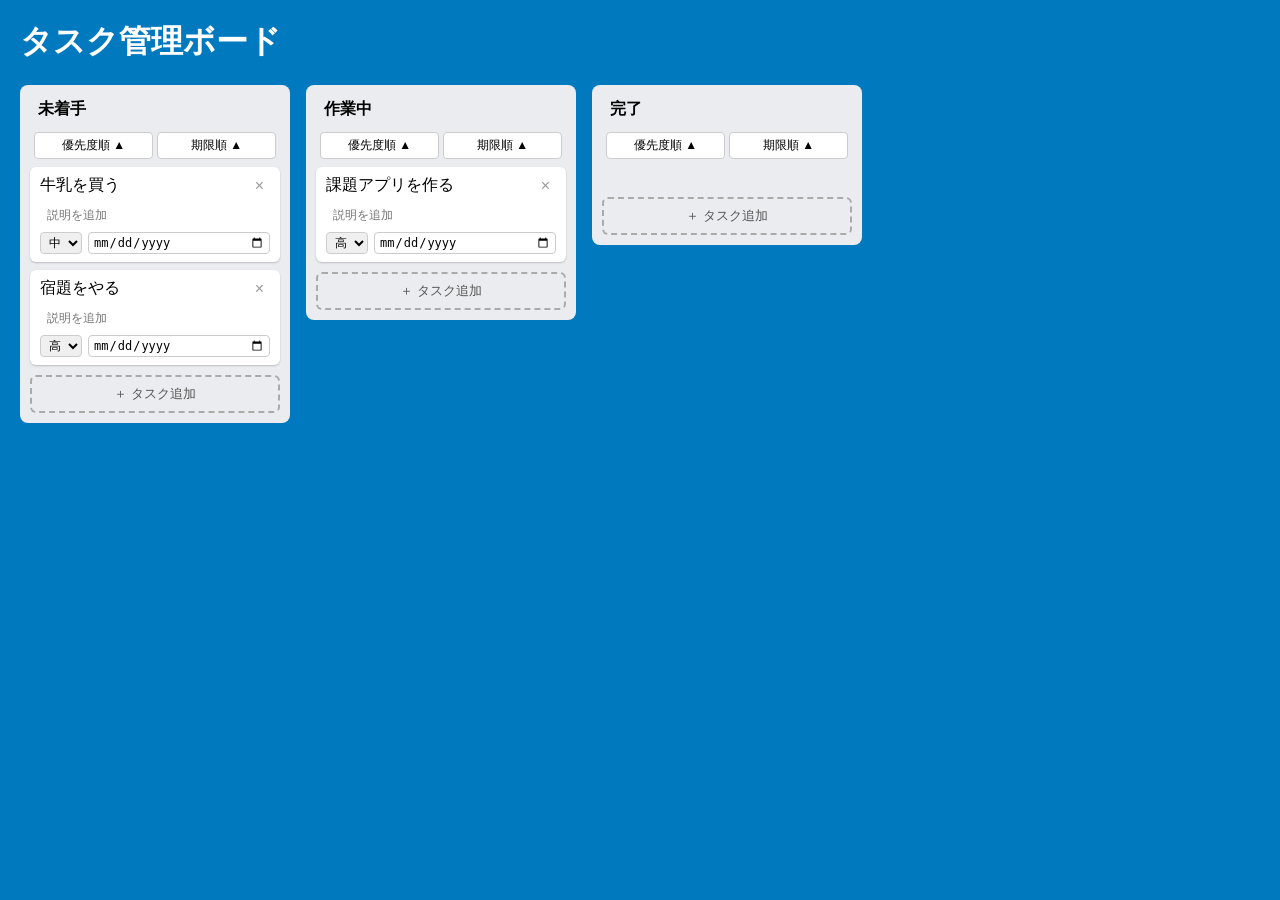
<file: index.html>
<!DOCTYPE html>
<html lang="ja">
<head>
  <meta charset="UTF-8">
  <title>タスク管理アプリ</title>
  <link rel="stylesheet" href="style.css">
</head>
<body>
  <h1>タスク管理ボード</h1>

  <div id="board">

    <!-- 列1: 未着手 -->
    <div class="list" data-list-id="todo">
      <h2>未着手</h2>
      <div class="sort-buttons">
        <button class="sort-btn" data-sort-key="priority">優先度順 ▲</button>
        <button class="sort-btn" data-sort-key="dueDate">期限順 ▲</button>
      </div>
      <div class="card-list"></div>
      <button class="add-card-btn">＋ タスク追加</button>
    </div>

    <!-- 列2: 作業中 -->
    <div class="list" data-list-id="doing">
      <h2>作業中</h2>
      <div class="sort-buttons">
        <button class="sort-btn" data-sort-key="priority">優先度順 ▲</button>
        <button class="sort-btn" data-sort-key="dueDate">期限順 ▲</button>
      </div>
      <div class="card-list"></div>
      <button class="add-card-btn">＋ タスク追加</button>
    </div>

    <!-- 列3: 完了 -->
    <div class="list" data-list-id="done">
      <h2>完了</h2>
      <div class="sort-buttons">
        <button class="sort-btn" data-sort-key="priority">優先度順 ▲</button>
        <button class="sort-btn" data-sort-key="dueDate">期限順 ▲</button>
      </div>
      <div class="card-list"></div>
      <button class="add-card-btn">＋ タスク追加</button>
    </div>

  </div>

  <!-- タスク作成モーダル（3列共通で1つだけ用意し、どの列から開いたかはJS側で覚えておく） -->
  <div id="modal-overlay" class="modal-overlay" hidden>
    <form id="task-form" class="modal" novalidate>
      <h2>タスクの作成</h2>

      <label>タイトル <span class="required">*</span>
        <input type="text" id="task-title" placeholder="タスクのタイトルを入力">
      </label>
      <p id="title-error" class="error" hidden>タイトルを入力してください</p>

      <label>説明文
        <textarea id="task-desc" rows="3" placeholder="タスクの説明を入力（任意）"></textarea>
      </label>

      <fieldset>
        <legend>優先度</legend>
        <label><input type="radio" name="priority" value="high"> 高</label>
        <label><input type="radio" name="priority" value="mid" checked> 中</label>
        <label><input type="radio" name="priority" value="low"> 低</label>
      </fieldset>

      <label>期限
        <input type="date" id="task-due">
      </label>

      <div class="modal-actions">
        <button type="button" id="cancel-btn" class="btn-cancel">キャンセル</button>
        <button type="submit" class="btn-save">保存</button>
      </div>
    </form>
  </div>

  <script src="script.js"></script>
</body>
</html>
</file>
<file: style.css>
/* ページ全体の基本設定 */
body {
  font-family: sans-serif;
  background-color: #0079bf; /* Trelloっぽい青 */
  margin: 0;
  padding: 20px;
}

h1 {
  color: white;
  margin-top: 0;
}

/* ボード全体：列を横並びにする */
#board {
  display: flex;          /* ← これで中の .list が横並びになる */
  gap: 16px;               /* 列と列の間のすき間 */
  align-items: flex-start; /* 上揃え */
}

/* 1つの列（未着手・作業中・完了） */
.list {
  background-color: #ebecf0;
  border-radius: 8px;
  padding: 10px;
  width: 250px;
  flex-shrink: 0; /* 画面が狭くなっても列が縮まないようにする */
}

.list h2 {
  font-size: 16px;
  margin: 4px 8px 12px;
}

/* ソートボタン（優先度順・期限順）の行 */
.sort-buttons {
  display: flex;
  gap: 4px;
  margin: 0 4px 8px;
}

.sort-btn {
  flex: 1;
  padding: 4px 6px;
  border: 1px solid #ccc;
  border-radius: 4px;
  background-color: white;
  cursor: pointer;
  font-size: 12px;
}

.sort-btn:hover {
  background-color: #f4f5f7;
}

/* カードを並べる場所（今は空だが、後でここにカードが入る） */
.card-list {
  display: flex;
  flex-direction: column; /* カードは縦に並べる */
  gap: 8px;
  min-height: 20px;
}

/* カード1枚（テキスト行＋優先度/期限の行、の2段構成） */
.card {
  background-color: white;
  border-radius: 6px;
  padding: 8px 10px;
  box-shadow: 0 1px 2px rgba(0, 0, 0, 0.2);
  display: flex;
  flex-direction: column;
  gap: 6px;
}

/* 1段目：テキストと削除ボタンの行 */
.card-header {
  display: flex;
  justify-content: space-between; /* テキストと×ボタンを両端に寄せる */
  align-items: center;
  gap: 8px;
}

.card-text {
  flex: 1;
  cursor: pointer;
}

/* 説明文（常時表示の入力欄。空なら「説明を追加」などのプレースホルダーを出す） */
.card-desc {
  width: 100%;
  box-sizing: border-box;
  padding: 4px 6px;
  border: 1px solid transparent; /* 普段は枠線を見せない */
  border-radius: 4px;
  font-size: 12px;
  font-family: inherit;
  color: #555;
  resize: none;
}

.card-desc:hover,
.card-desc:focus {
  border-color: #ccc; /* ホバー・編集中だけ枠線を見せる */
}

/* 2段目：優先度セレクトと期限入力の行 */
.card-meta {
  display: flex;
  gap: 6px;
}

.card-priority {
  padding: 2px 4px;
  border: 1px solid #ccc;
  border-radius: 4px;
  font-size: 12px;
}

.card-due-date {
  flex: 1;
  padding: 2px 4px;
  border: 1px solid #ccc;
  border-radius: 4px;
  font-size: 12px;
}

/* ドラッグで掴んでいる最中のカード */
.card.dragging {
  opacity: 0.4;
}

/* ドラッグ中、このカードの直前に入ることを示す線 */
.card.drag-over {
  border-top: 3px solid #0079bf;
  padding-top: 5px; /* 線の分だけ中身が詰まって見えないように調整 */
}

/* ドラッグ中、この列の一番後ろに入ることを示す線 */
.card-list.drag-over-end::after {
  content: "";
  display: block;
  height: 3px;
  background-color: #0079bf;
  border-radius: 2px;
}

/* カード編集中の入力欄 */
.edit-card-input {
  flex: 1;
  padding: 2px 4px;
  border: 1px solid #0079bf;
  border-radius: 4px;
  font-size: 14px;
}

.delete-card-btn {
  border: none;
  background: none;
  color: #999;
  cursor: pointer;
  font-size: 16px;
  line-height: 1;
}

.delete-card-btn:hover {
  color: #c00;
}

/* 「＋ タスク追加」ボタン（押すとモーダルが開く） */
.add-card-btn {
  width: 100%;
  margin-top: 10px;
  padding: 8px;
  box-sizing: border-box;
  border: 2px dashed #aaa;
  border-radius: 6px;
  background: none;
  color: #555;
  cursor: pointer;
}

.add-card-btn:hover {
  background-color: #dfe1e6;
}

/* ====== タスク作成モーダル ====== */

/* 画面全体を覆う半透明の背景 */
.modal-overlay {
  position: fixed;
  inset: 0; /* 上下左右すべて0 ＝ 画面いっぱいに広げる */
  background: rgba(0, 0, 0, 0.45);
  display: flex;
  align-items: center;
  justify-content: center;
}

/* hidden属性が付いているときは非表示にする */
.modal-overlay[hidden] {
  display: none;
}

/* モーダル本体（白い箱） */
.modal {
  background: white;
  border-radius: 12px;
  padding: 24px;
  width: 360px;
  max-width: 90vw;
  box-shadow: 0 8px 24px rgba(0, 0, 0, 0.3);
  display: flex;
  flex-direction: column;
  gap: 14px;
}

.modal h2 {
  margin: 0;
  font-size: 18px;
}

.modal label,
.modal legend {
  display: block;
  font-size: 13px;
  font-weight: bold;
}

.modal input[type="text"],
.modal input[type="date"],
.modal textarea {
  display: block;
  width: 100%;
  box-sizing: border-box;
  margin-top: 6px;
  padding: 8px;
  border: 1px solid #ccc;
  border-radius: 6px;
  font-size: 14px;
  font-family: inherit;
  font-weight: normal;
}

.modal fieldset {
  border: none;
  padding: 0;
  margin: 0;
}

.modal fieldset label {
  display: inline-block;
  margin-right: 12px;
  margin-top: 6px;
  font-weight: normal;
}

.required,
.error {
  color: #d9443b;
}

.error {
  margin: -8px 0 0;
  font-size: 12px;
}

.modal-actions {
  display: flex;
  justify-content: flex-end;
  gap: 8px;
}

.modal-actions button {
  padding: 8px 18px;
  border: none;
  border-radius: 6px;
  cursor: pointer;
  font-size: 14px;
}

.btn-cancel {
  background: #e2e2e2;
}

.btn-save {
  background: #0079bf;
  color: white;
}
</file>
